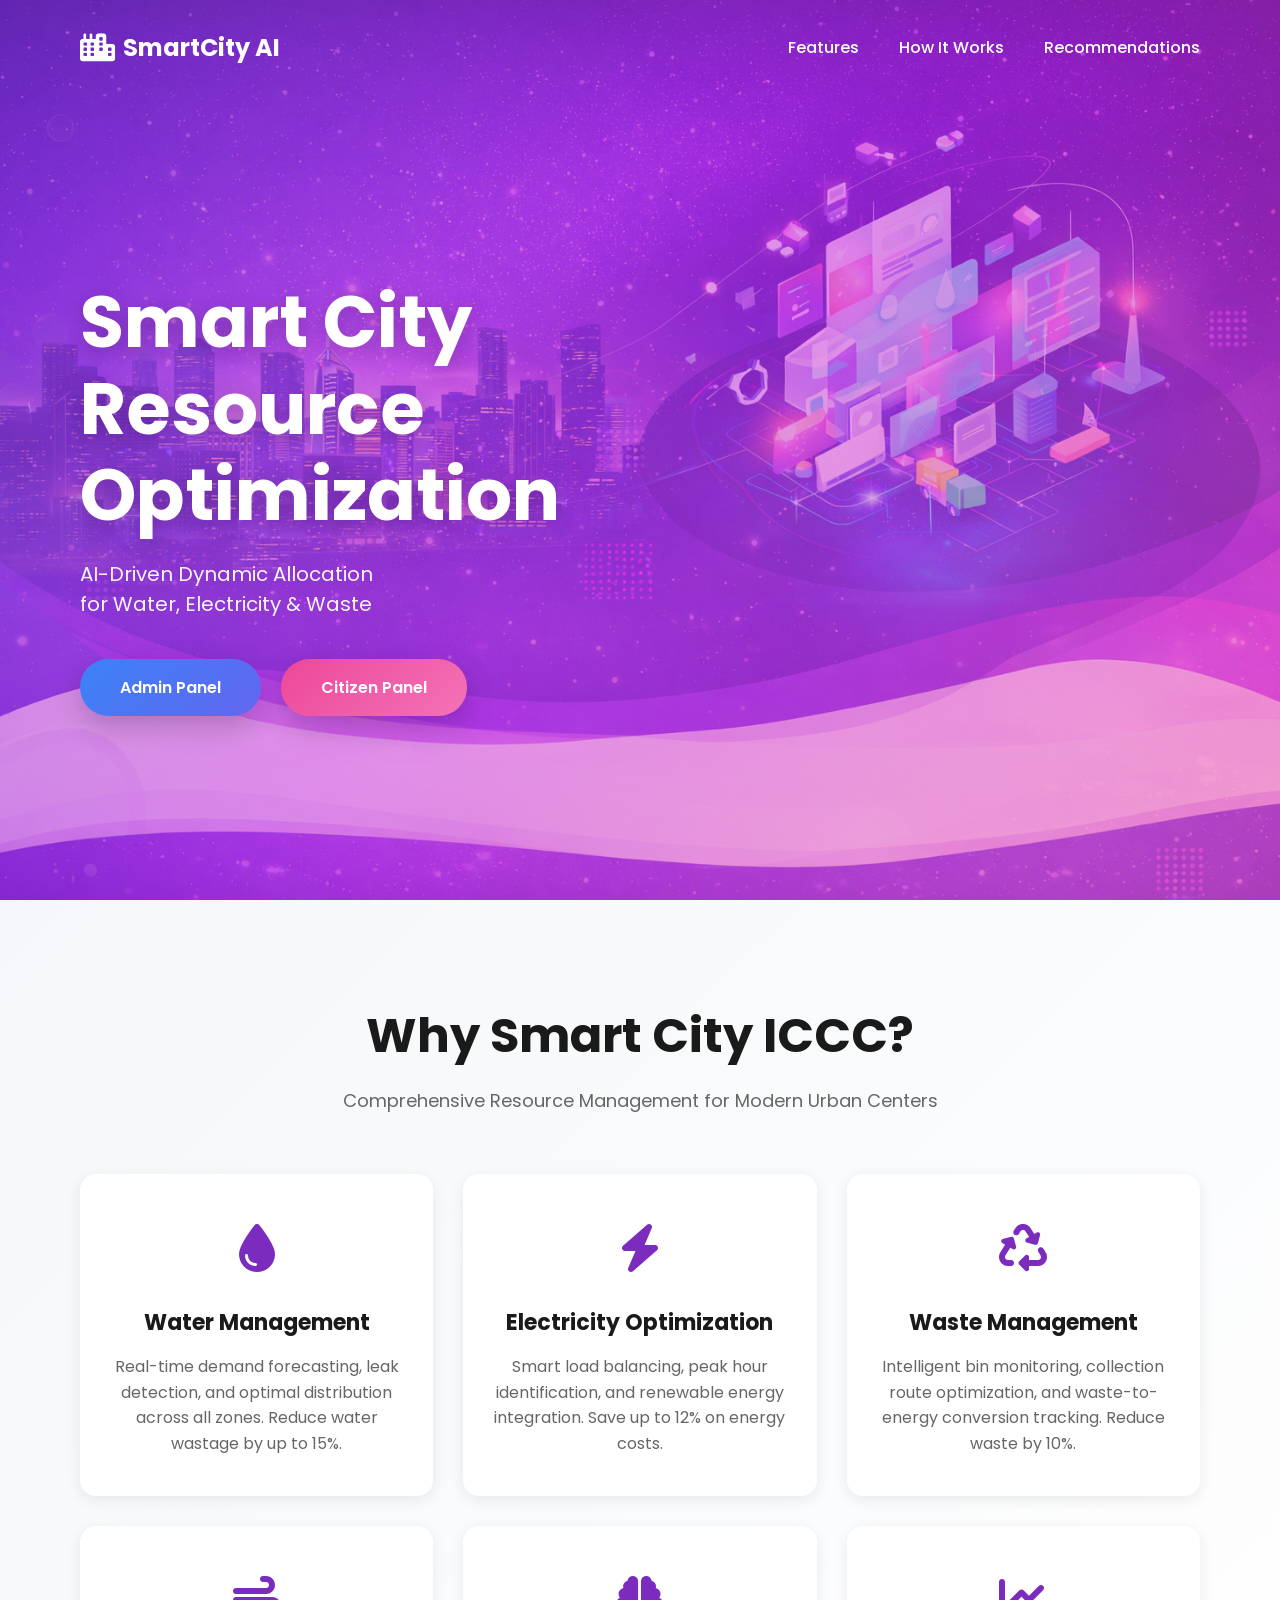
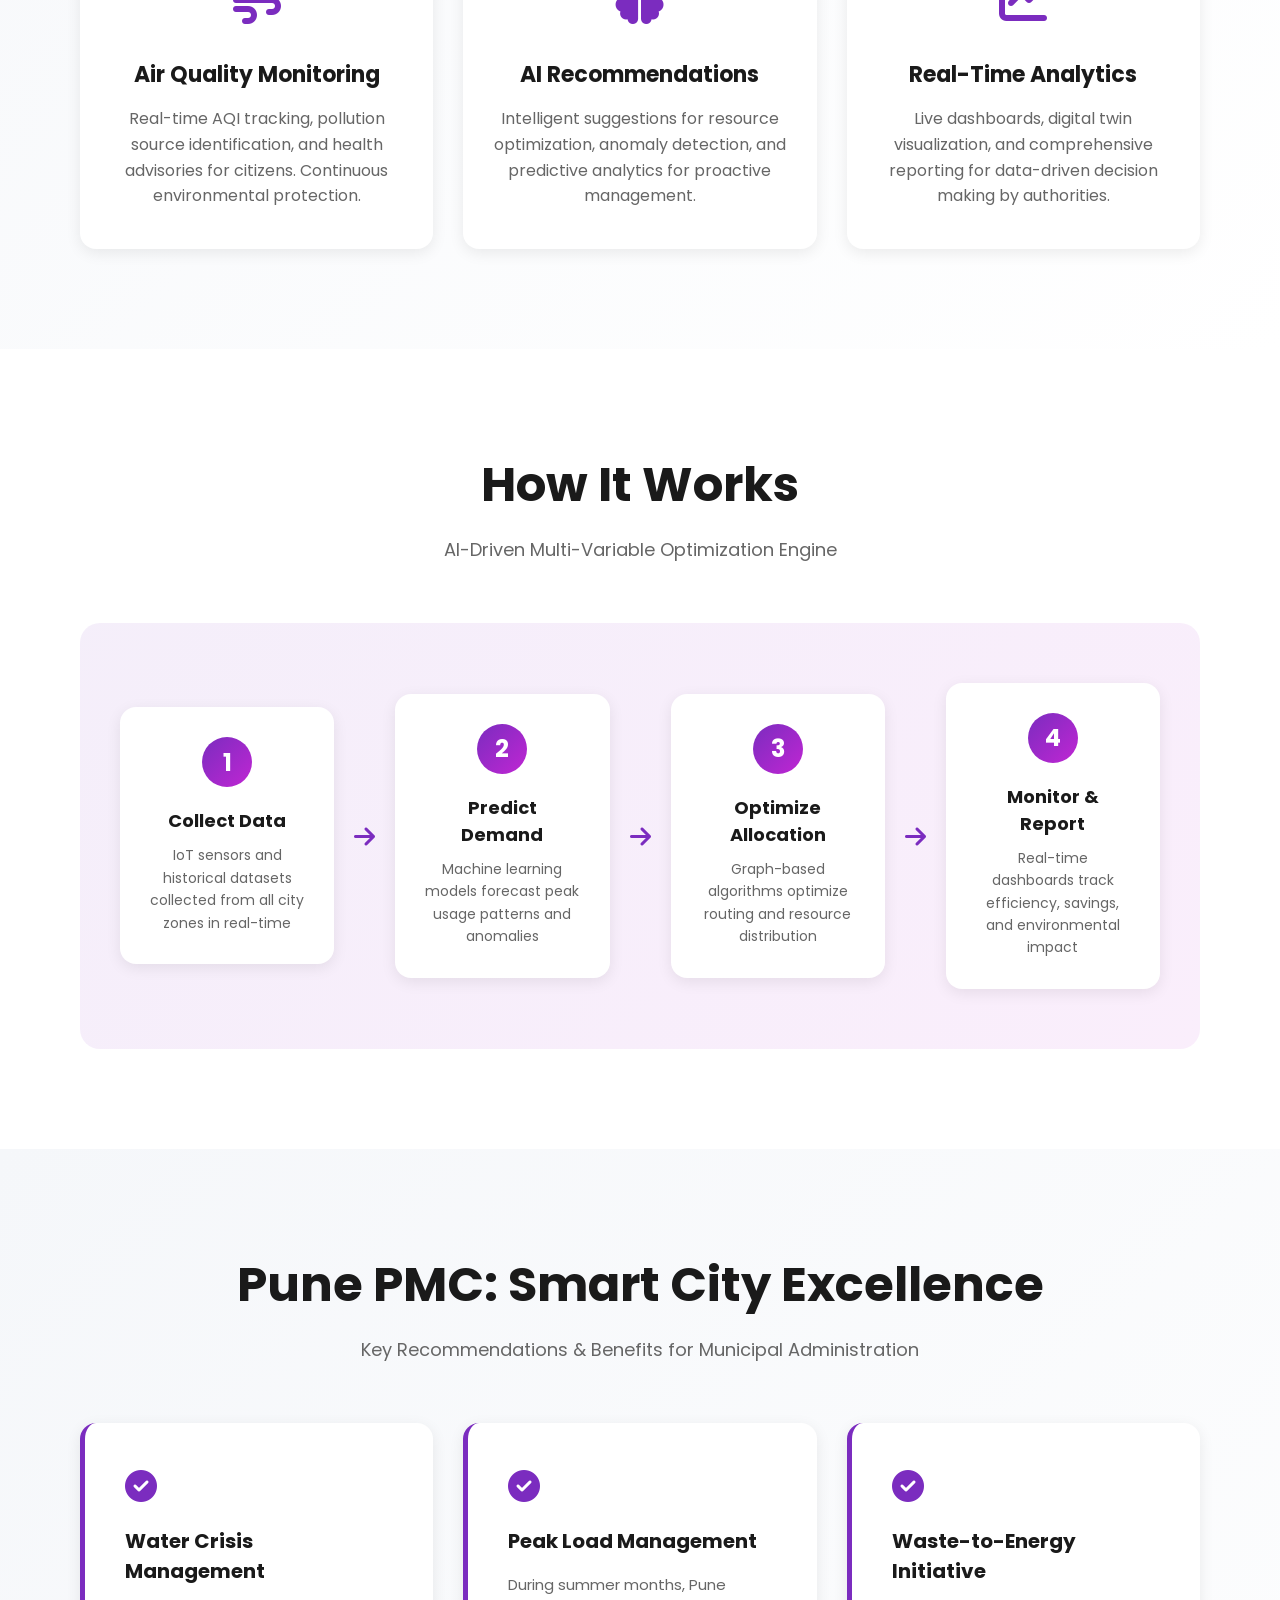
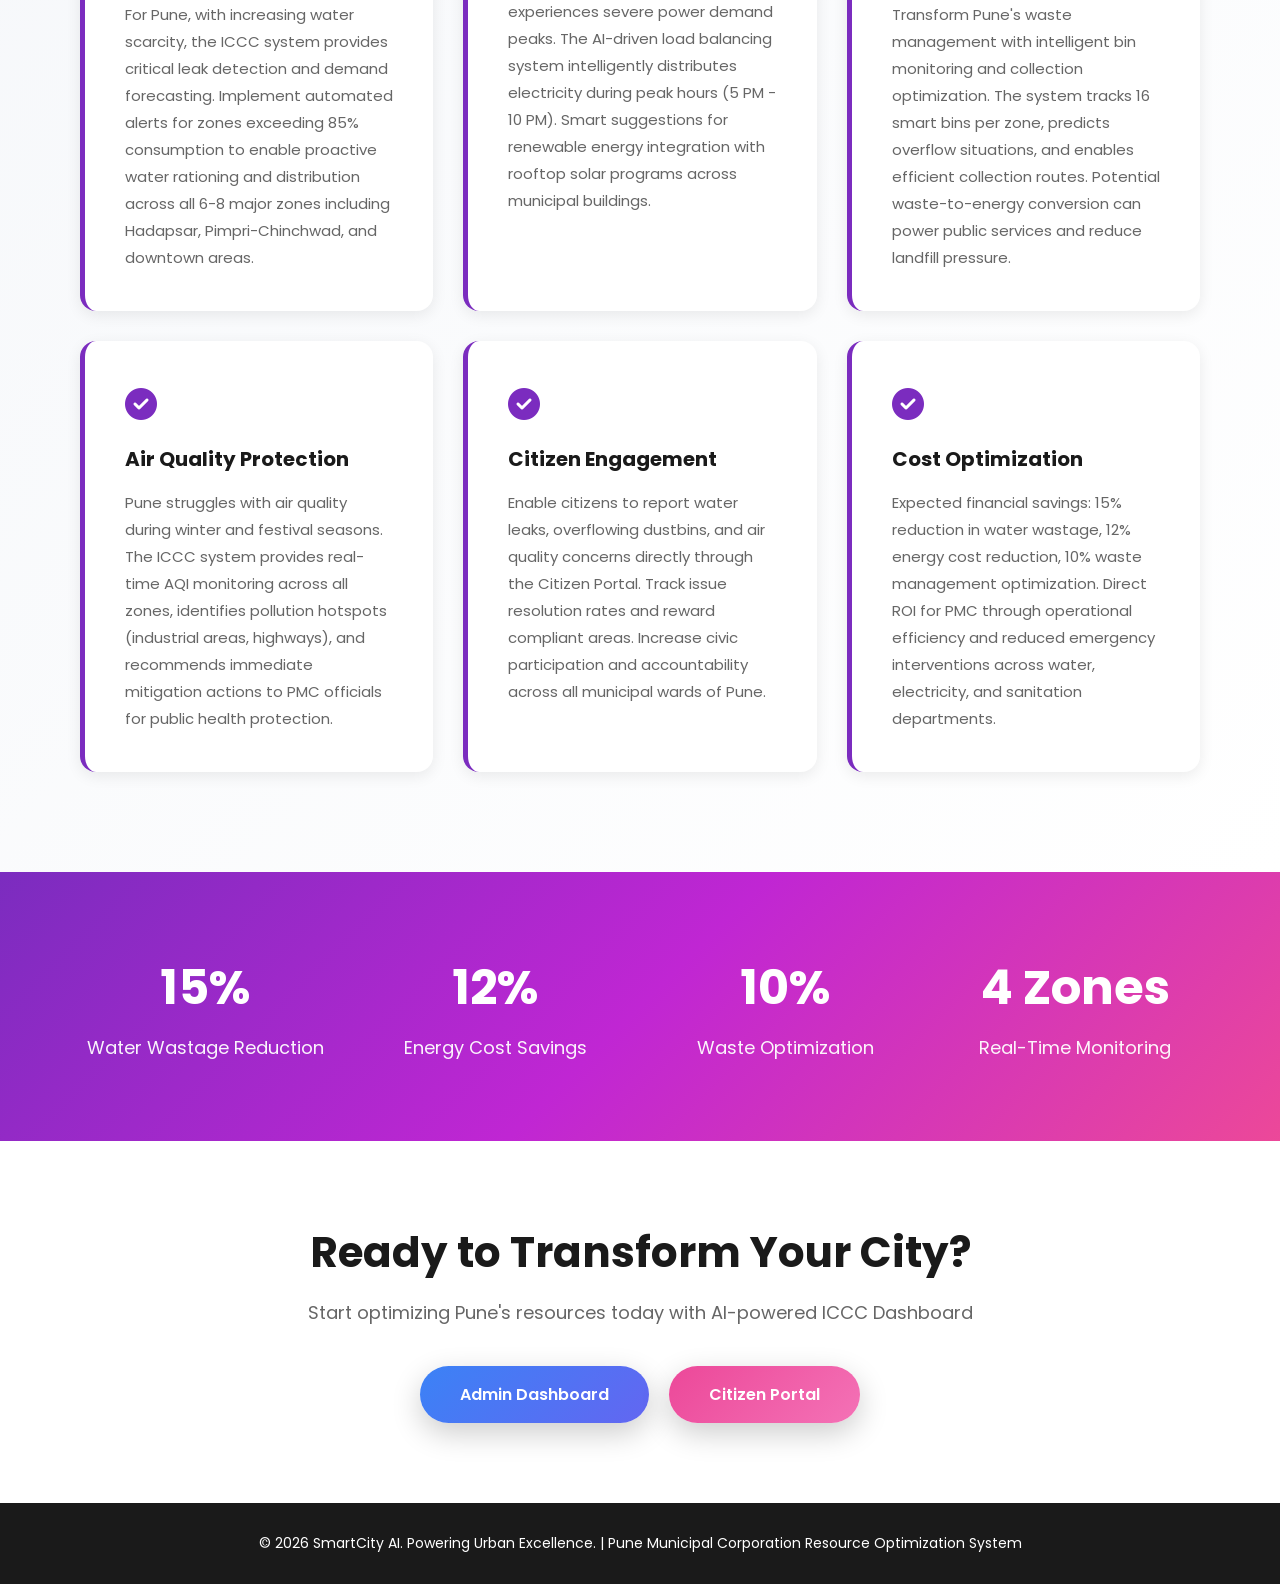
<file: frontend/index.html>
<!DOCTYPE html>
<html lang="en">
<head>
    <meta charset="UTF-8">
    <meta name="viewport" content="width=device-width, initial-scale=1.0">
    <title>Smart City Resource Optimization</title>
    <link rel="stylesheet" href="css/landing.css">
    <link href="https://fonts.googleapis.com/css2?family=Poppins:wght@400;500;600;700&display=swap" rel="stylesheet">
    <link rel="stylesheet" href="https://cdnjs.cloudflare.com/ajax/libs/font-awesome/6.4.0/css/all.min.css">
</head>
<body>

<!-- HERO SECTION -->
<section class="hero">
    <!-- Navbar -->
    <nav class="navbar">
        <div class="logo">
            <i class="fas fa-city"></i>
            <span>SmartCity AI</span>
        </div>
        <div class="nav-links">
            <a href="#features">Features</a>
            <a href="#how-it-works">How It Works</a>
            <a href="#recommendations">Recommendations</a>
        </div>
    </nav>

    <!-- Hero Content -->
    <div class="hero-content">
        <div class="hero-text">
            <h1>Smart City Resource<br>Optimization</h1>
            <p>
                AI-Driven Dynamic Allocation<br>
                for Water, Electricity & Waste
            </p>
            <div class="buttons">
                <a href="auth.html?role=admin" class="btn blue">Admin Panel</a>
                <a href="auth.html?role=citizen" class="btn pink">Citizen Panel</a>
            </div>
        </div>
    </div>
</section>

<!-- FEATURES SECTION -->
<section class="features" id="features">
    <div class="container">
        <h2>Why Smart City ICCC?</h2>
        <p class="section-subtitle">Comprehensive Resource Management for Modern Urban Centers</p>
        
        <div class="features-grid">
            <div class="feature-card">
                <div class="feature-icon">
                    <i class="fas fa-tint"></i>
                </div>
                <h3>Water Management</h3>
                <p>Real-time demand forecasting, leak detection, and optimal distribution across all zones. Reduce water wastage by up to 15%.</p>
            </div>

            <div class="feature-card">
                <div class="feature-icon">
                    <i class="fas fa-bolt"></i>
                </div>
                <h3>Electricity Optimization</h3>
                <p>Smart load balancing, peak hour identification, and renewable energy integration. Save up to 12% on energy costs.</p>
            </div>

            <div class="feature-card">
                <div class="feature-icon">
                    <i class="fas fa-recycle"></i>
                </div>
                <h3>Waste Management</h3>
                <p>Intelligent bin monitoring, collection route optimization, and waste-to-energy conversion tracking. Reduce waste by 10%.</p>
            </div>

            <div class="feature-card">
                <div class="feature-icon">
                    <i class="fas fa-wind"></i>
                </div>
                <h3>Air Quality Monitoring</h3>
                <p>Real-time AQI tracking, pollution source identification, and health advisories for citizens. Continuous environmental protection.</p>
            </div>

            <div class="feature-card">
                <div class="feature-icon">
                    <i class="fas fa-brain"></i>
                </div>
                <h3>AI Recommendations</h3>
                <p>Intelligent suggestions for resource optimization, anomaly detection, and predictive analytics for proactive management.</p>
            </div>

            <div class="feature-card">
                <div class="feature-icon">
                    <i class="fas fa-chart-line"></i>
                </div>
                <h3>Real-Time Analytics</h3>
                <p>Live dashboards, digital twin visualization, and comprehensive reporting for data-driven decision making by authorities.</p>
            </div>
        </div>
    </div>
</section>

<!-- HOW IT WORKS SECTION -->
<section class="how-it-works" id="how-it-works">
    <div class="container">
        <h2>How It Works</h2>
        <p class="section-subtitle">AI-Driven Multi-Variable Optimization Engine</p>
        
        <div class="process-box">
            <div class="steps">
                <div class="step">
                    <div class="step-num">1</div>
                    <h4>Collect Data</h4>
                    <p>IoT sensors and historical datasets collected from all city zones in real-time</p>
                </div>
                <div class="arrow"><i class="fas fa-arrow-right"></i></div>

                <div class="step">
                    <div class="step-num">2</div>
                    <h4>Predict Demand</h4>
                    <p>Machine learning models forecast peak usage patterns and anomalies</p>
                </div>
                <div class="arrow"><i class="fas fa-arrow-right"></i></div>

                <div class="step">
                    <div class="step-num">3</div>
                    <h4>Optimize Allocation</h4>
                    <p>Graph-based algorithms optimize routing and resource distribution</p>
                </div>
                <div class="arrow"><i class="fas fa-arrow-right"></i></div>

                <div class="step">
                    <div class="step-num">4</div>
                    <h4>Monitor & Report</h4>
                    <p>Real-time dashboards track efficiency, savings, and environmental impact</p>
                </div>
            </div>
        </div>
    </div>
</section>

<!-- RECOMMENDATIONS & TESTIMONIALS SECTION -->
<section class="recommendations" id="recommendations">
    <div class="container">
        <h2>Pune PMC: Smart City Excellence</h2>
        <p class="section-subtitle">Key Recommendations & Benefits for Municipal Administration</p>
        
        <div class="recommendations-grid">
            <div class="recommendation-item">
                <div class="rec-icon">
                    <i class="fas fa-check-circle"></i>
                </div>
                <h3>Water Crisis Management</h3>
                <p>For Pune, with increasing water scarcity, the ICCC system provides critical leak detection and demand forecasting. Implement automated alerts for zones exceeding 85% consumption to enable proactive water rationing and distribution across all 6-8 major zones including Hadapsar, Pimpri-Chinchwad, and downtown areas.</p>
            </div>

            <div class="recommendation-item">
                <div class="rec-icon">
                    <i class="fas fa-check-circle"></i>
                </div>
                <h3>Peak Load Management</h3>
                <p>During summer months, Pune experiences severe power demand peaks. The AI-driven load balancing system intelligently distributes electricity during peak hours (5 PM - 10 PM). Smart suggestions for renewable energy integration with rooftop solar programs across municipal buildings.</p>
            </div>

            <div class="recommendation-item">
                <div class="rec-icon">
                    <i class="fas fa-check-circle"></i>
                </div>
                <h3>Waste-to-Energy Initiative</h3>
                <p>Transform Pune's waste management with intelligent bin monitoring and collection optimization. The system tracks 16 smart bins per zone, predicts overflow situations, and enables efficient collection routes. Potential waste-to-energy conversion can power public services and reduce landfill pressure.</p>
            </div>

            <div class="recommendation-item">
                <div class="rec-icon">
                    <i class="fas fa-check-circle"></i>
                </div>
                <h3>Air Quality Protection</h3>
                <p>Pune struggles with air quality during winter and festival seasons. The ICCC system provides real-time AQI monitoring across all zones, identifies pollution hotspots (industrial areas, highways), and recommends immediate mitigation actions to PMC officials for public health protection.</p>
            </div>

            <div class="recommendation-item">
                <div class="rec-icon">
                    <i class="fas fa-check-circle"></i>
                </div>
                <h3>Citizen Engagement</h3>
                <p>Enable citizens to report water leaks, overflowing dustbins, and air quality concerns directly through the Citizen Portal. Track issue resolution rates and reward compliant areas. Increase civic participation and accountability across all municipal wards of Pune.</p>
            </div>

            <div class="recommendation-item">
                <div class="rec-icon">
                    <i class="fas fa-check-circle"></i>
                </div>
                <h3>Cost Optimization</h3>
                <p>Expected financial savings: 15% reduction in water wastage, 12% energy cost reduction, 10% waste management optimization. Direct ROI for PMC through operational efficiency and reduced emergency interventions across water, electricity, and sanitation departments.</p>
            </div>
        </div>
    </div>
</section>

<!-- STATS SECTION -->
<section class="stats">
    <div class="container">
        <div class="stat-card">
            <h3>15%</h3>
            <p>Water Wastage Reduction</p>
        </div>
        <div class="stat-card">
            <h3>12%</h3>
            <p>Energy Cost Savings</p>
        </div>
        <div class="stat-card">
            <h3>10%</h3>
            <p>Waste Optimization</p>
        </div>
        <div class="stat-card">
            <h3>4 Zones</h3>
            <p>Real-Time Monitoring</p>
        </div>
    </div>
</section>

<!-- CTA SECTION -->
<section class="cta-section">
    <div class="container">
        <h2>Ready to Transform Your City?</h2>
        <p>Start optimizing Pune's resources today with AI-powered ICCC Dashboard</p>
        <div class="buttons">
            <a href="auth.html?role=admin" class="btn blue">Admin Dashboard</a>
            <a href="auth.html?role=citizen" class="btn pink">Citizen Portal</a>
        </div>
    </div>
</section>

<!-- FOOTER -->
<footer class="footer">
    <div class="container">
        <p>&copy; 2026 SmartCity AI. Powering Urban Excellence. | Pune Municipal Corporation Resource Optimization System</p>
    </div>
</footer>

</body>
</html>
</file>
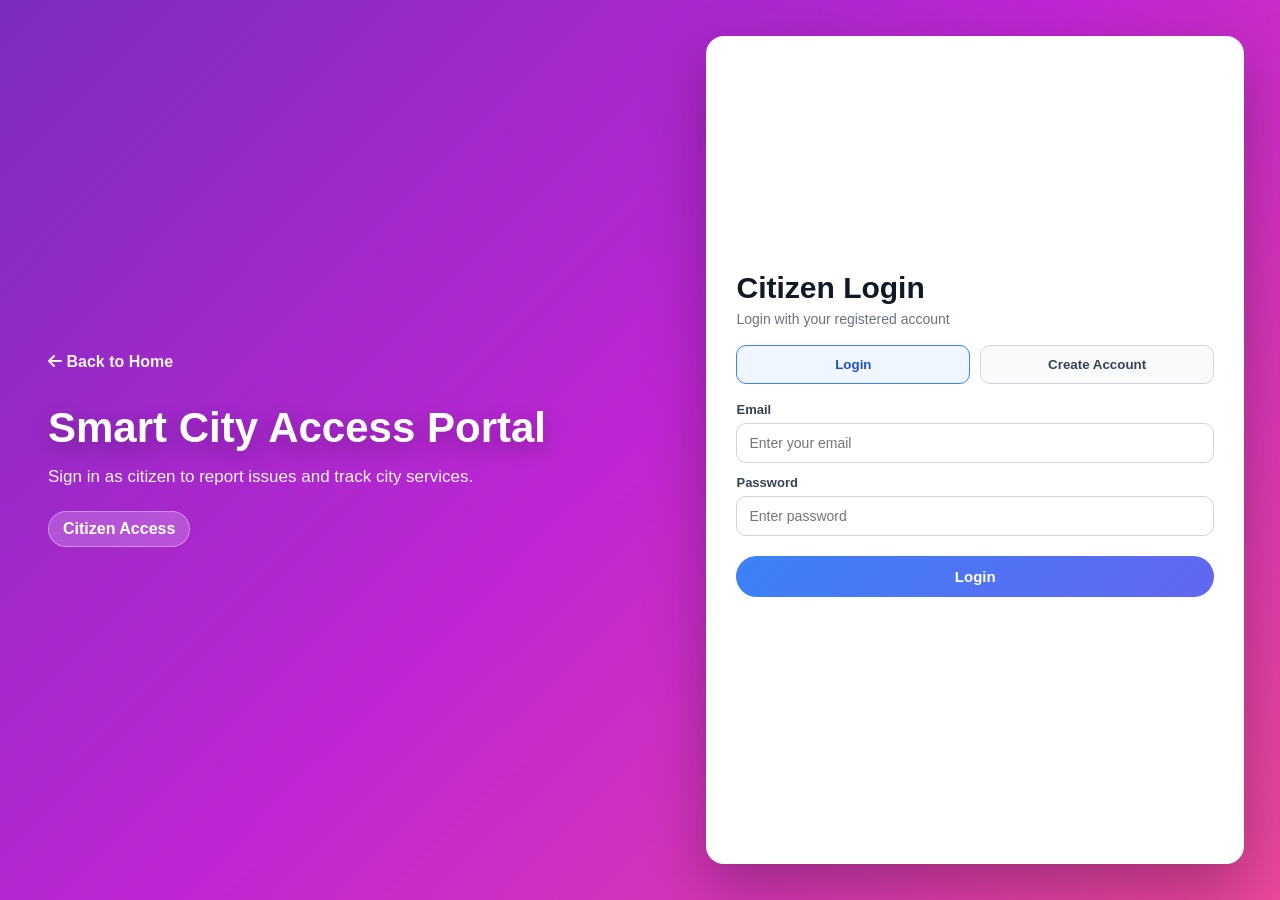
<file: frontend/auth.html>
<!DOCTYPE html>
<html lang="en">
<head>
    <meta charset="UTF-8">
    <meta name="viewport" content="width=device-width, initial-scale=1.0">
    <title>Smart City - Login</title>
    <link rel="stylesheet" href="css/auth.css">
    <link rel="stylesheet" href="https://cdnjs.cloudflare.com/ajax/libs/font-awesome/6.4.0/css/all.min.css">
</head>
<body>
    <div class="auth-page">
        <div class="auth-left">
            <a href="index.html" class="back-link"><i class="fas fa-arrow-left"></i> Back to Home</a>
            <h1>Smart City Access Portal</h1>
            <p id="roleDescription">Sign in to continue.</p>
            <div class="role-badge" id="roleBadge">Citizen Access</div>
        </div>

        <div class="auth-card">
            <h2 id="authTitle">Welcome</h2>
            <p class="auth-subtitle" id="authSubtitle">Admin uses predefined login. Citizens can login or create account.</p>

            <div class="auth-tabs">
                <button id="loginTabBtn" class="auth-tab-btn active" type="button">Login</button>
                <button id="signupTabBtn" class="auth-tab-btn" type="button">Create Account</button>
            </div>

            <form id="authForm" class="auth-form">
                <div id="nameField" class="field" style="display:none;">
                    <label for="nameInput">Full Name</label>
                    <input id="nameInput" type="text" placeholder="Enter your full name">
                </div>

                <div class="field">
                    <label for="emailInput">Email</label>
                    <input id="emailInput" type="email" placeholder="Enter your email" required>
                </div>

                <div class="field">
                    <label for="passwordInput">Password</label>
                    <input id="passwordInput" type="password" placeholder="Enter password" required>
                </div>

                <button id="submitBtn" type="submit" class="submit-btn">Login</button>
            </form>

            <p id="authMessage" class="auth-message"></p>
        </div>
    </div>

    <script src="js/auth-page.js"></script>
</body>
</html>
</file>
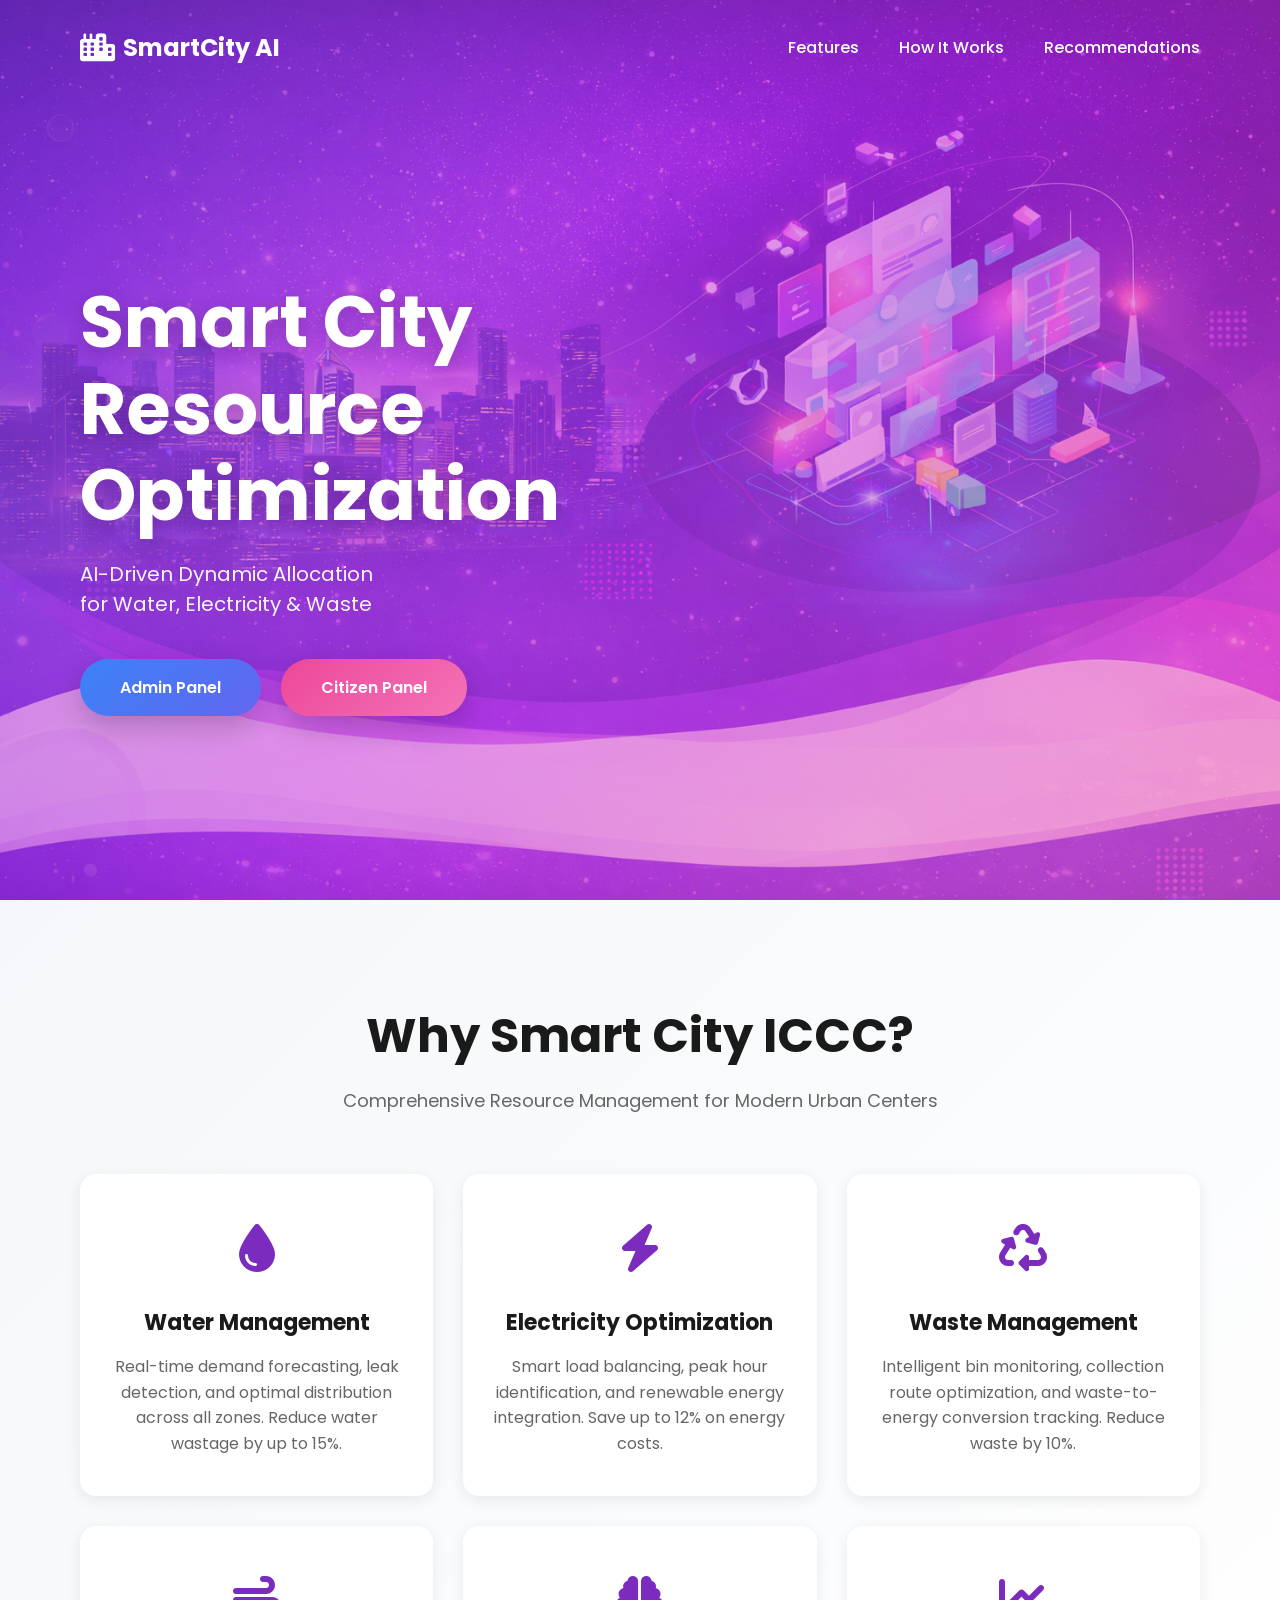
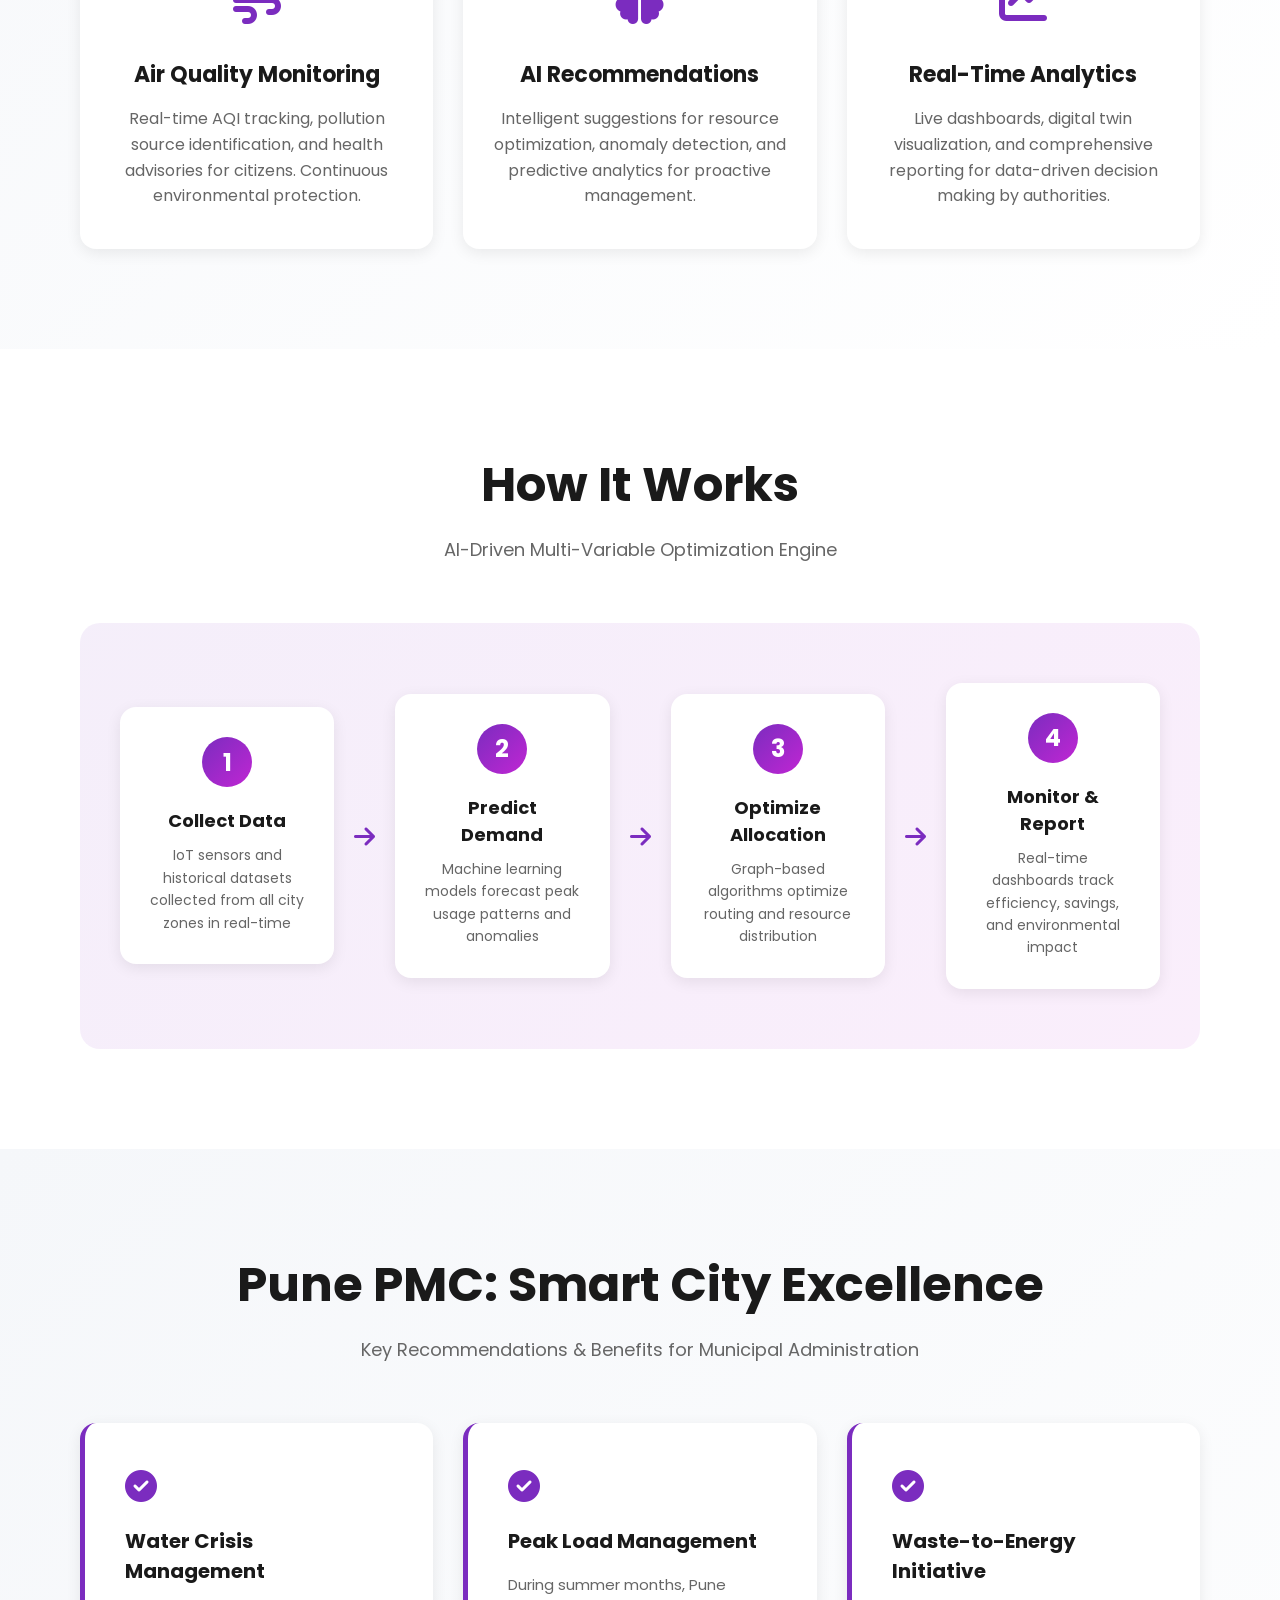
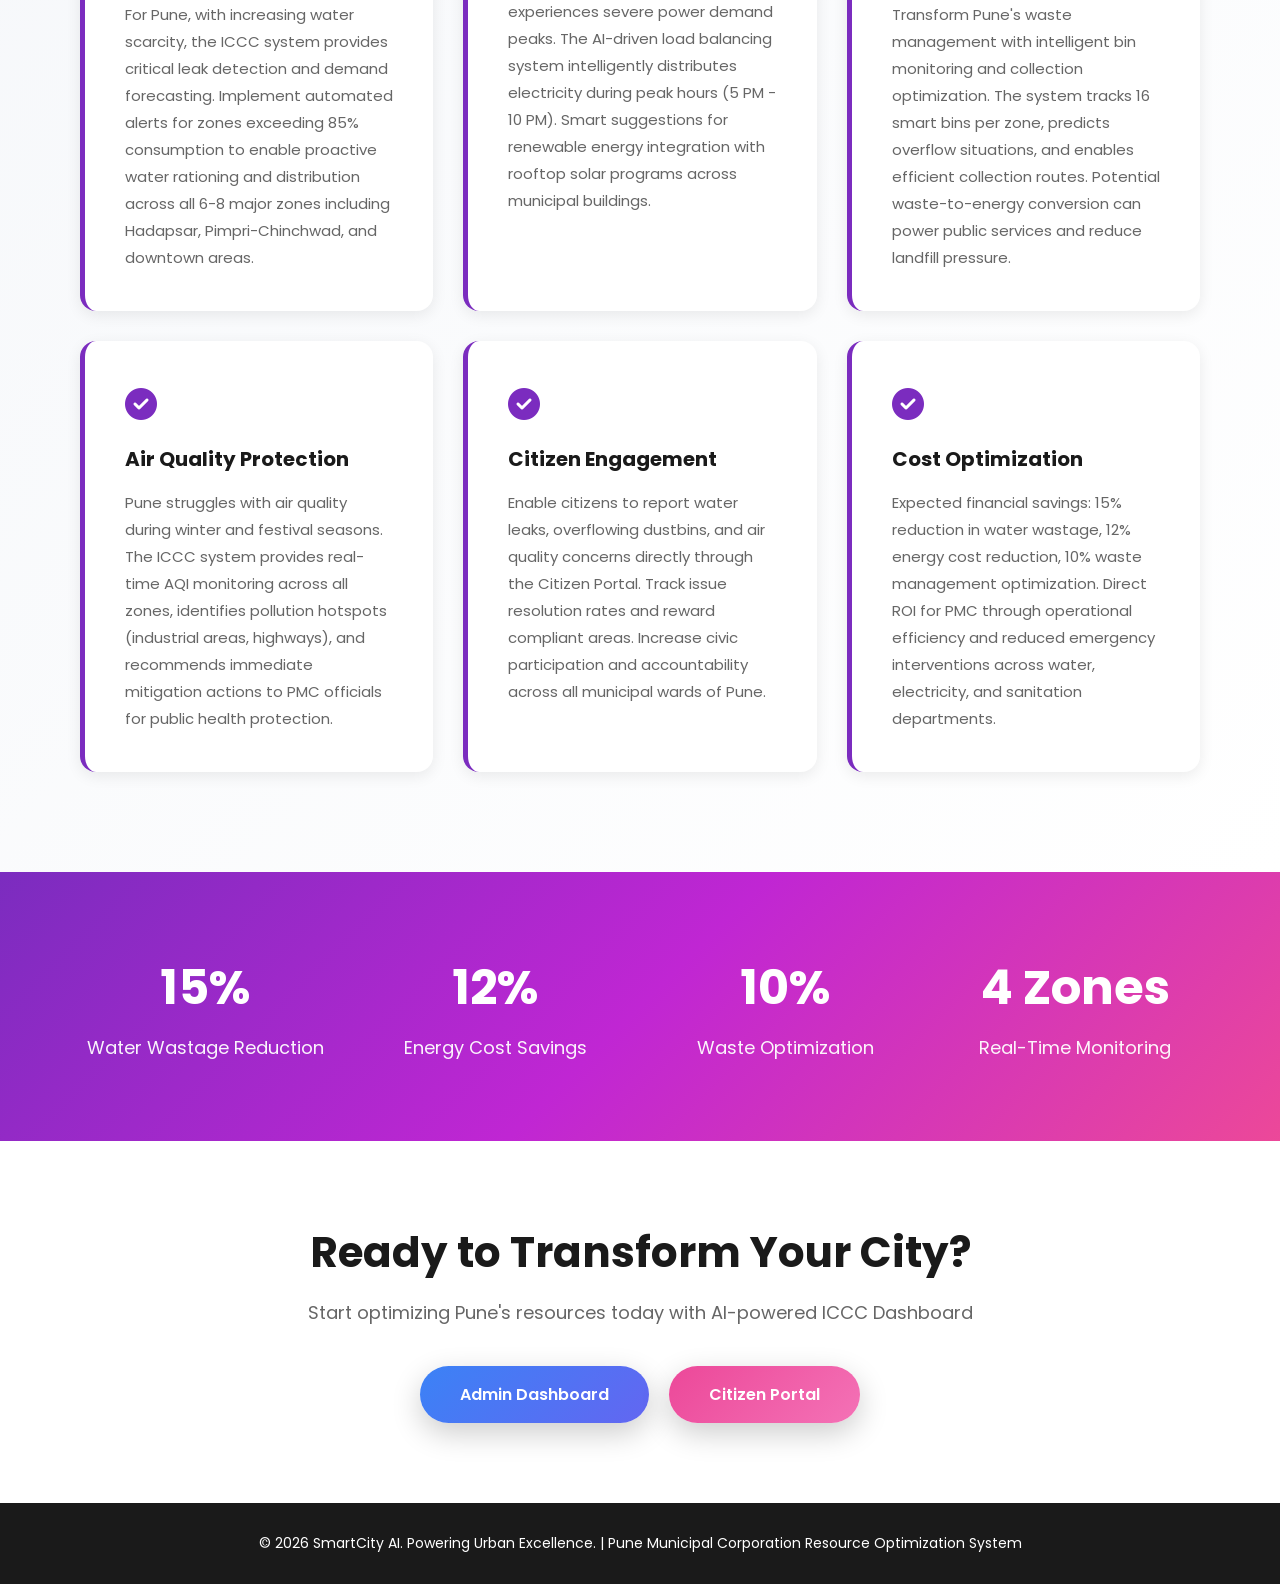
<file: frontend/citizen.html>
<!DOCTYPE html>
<html lang="en">
<head>
    <meta charset="UTF-8">
    <meta name="viewport" content="width=device-width, initial-scale=1.0">
    <title>Smart City - Citizen Portal</title>
    <link rel="stylesheet" href="https://cdnjs.cloudflare.com/ajax/libs/font-awesome/6.4.0/css/all.min.css">
    <link rel="stylesheet" href="css/citizen.css">
    <link href="https://fonts.googleapis.com/css2?family=Poppins:wght@400;500;600;700&display=swap" rel="stylesheet">
</head>
<body>
    <!-- Header -->
    <header class="citizen-header">
        <div class="container">
            <div class="header-content">
                <div class="logo">
                    <i class="fas fa-city"></i>
                    <span>SmartCity AI - Citizen Portal</span>
                </div>
                <nav class="nav-menu">
                    <a href="index.html" class="nav-link">Back to Home</a>
                    <a href="#home" class="nav-link active">Home</a>
                    <a href="#report" class="nav-link">Report Issue</a>
                    <a href="#dustbins" class="nav-link">Find Dustbins</a>
                    <a href="#score" class="nav-link">Cleanliness Score</a>
                </nav>
            </div>
        </div>
    </header>

    <!-- Hero Section -->
    <section class="hero-section" id="home">
        <div class="container">
            <div class="hero-content">
                <h1>Welcome to Smart City Portal</h1>
                <p>Help keep our city clean and green. Report issues, find waste disposal points, and track cleanliness scores.</p>
                <div class="hero-actions">
                    <button class="btn btn-primary" onclick="scrollToSection('report')">
                        <i class="fas fa-flag"></i> Report Issue
                    </button>
                    <button class="btn btn-secondary" onclick="scrollToSection('dustbins')">
                        <i class="fas fa-map-marker-alt"></i> Find Dustbins
                    </button>
                </div>
            </div>
        </div>
    </section>

    <!-- Statistics Section -->
    <section class="stats-section">
        <div class="container">
            <div class="stats-grid">
                <div class="stat-card">
                    <div class="stat-icon">
                        <i class="fas fa-recycle"></i>
                    </div>
                    <div class="stat-content">
                        <div class="stat-value" id="totalWasteCollected">--</div>
                        <div class="stat-label">Tons Collected</div>
                    </div>
                </div>
                <div class="stat-card">
                    <div class="stat-icon">
                        <i class="fas fa-check-circle"></i>
                    </div>
                    <div class="stat-content">
                        <div class="stat-value" id="issuesResolved">--</div>
                        <div class="stat-label">Issues Resolved</div>
                    </div>
                </div>
                <div class="stat-card">
                    <div class="stat-icon">
                        <i class="fas fa-users"></i>
                    </div>
                    <div class="stat-content">
                        <div class="stat-value" id="activeCitizens">--</div>
                        <div class="stat-label">Active Citizens</div>
                    </div>
                </div>
                <div class="stat-card">
                    <div class="stat-icon">
                        <i class="fas fa-star"></i>
                    </div>
                    <div class="stat-content">
                        <div class="stat-value" id="cleanlinessRating">--</div>
                        <div class="stat-label">Cleanliness Rating</div>
                    </div>
                </div>
            </div>
        </div>
    </section>

    <!-- Report Issue Section -->
    <section class="section" id="report">
        <div class="container">
            <div class="section-header">
                <h2><i class="fas fa-flag"></i> Report Issue</h2>
                <p>Help us keep the city clean by reporting issues in your area</p>
            </div>
            <div class="report-form-container">
                <form id="reportForm" class="report-form">
                    <div class="form-row">
                        <div class="form-group">
                            <label for="issueType">Issue Type</label>
                            <select id="issueType" required>
                                <option value="">Select issue type</option>
                                <option value="overflowing_bin">Overflowing Dustbin</option>
                                <option value="illegal_dumping">Illegal Dumping</option>
                                <option value="damaged_bin">Damaged Dustbin</option>
                                <option value="missing_bin">Missing Dustbin</option>
                                <option value="street_cleaning">Street Cleaning Required</option>
                                <option value="other">Other</option>
                            </select>
                        </div>
                        <div class="form-group">
                            <label for="location">Location</label>
                            <input type="text" id="location" placeholder="Enter location or area" required>
                        </div>
                    </div>
                    <div class="form-group">
                        <label for="description">Description</label>
                        <textarea id="description" rows="4" placeholder="Describe the issue in detail..." required></textarea>
                    </div>
                    <div class="form-group">
                        <label for="contactName">Your Name</label>
                        <input type="text" id="contactName" placeholder="Enter your name" required>
                    </div>
                    <div class="form-group">
                        <label for="contactPhone">Contact Number</label>
                        <input type="tel" id="contactPhone" placeholder="Enter your phone number" required>
                    </div>
                    <div class="form-group">
                        <label for="issueImage">Attach Image (Optional)</label>
                        <div class="image-upload-area">
                            <input type="file" id="issueImage" accept="image/*" class="image-file-input">
                            <div class="image-upload-label">
                                <i class="fas fa-cloud-upload-alt"></i>
                                <p>Click to upload image or drag and drop</p>
                                <span class="file-info">JPG, PNG or GIF (max 5MB)</span>
                            </div>
                            <div id="imagePreview" class="image-preview" style="display: none;">
                                <img id="previewImg" src="" alt="Preview">
                                <button type="button" class="remove-btn" onclick="removeImage()">
                                    <i class="fas fa-times"></i>
                                </button>
                            </div>
                        </div>
                    </div>
                    <button type="submit" class="btn btn-primary btn-large">
                        <i class="fas fa-paper-plane"></i> Submit Report
                    </button>
                </form>
                <div id="reportSuccess" class="success-message" style="display: none;">
                    <i class="fas fa-check-circle"></i>
                    <h3>Report Submitted Successfully!</h3>
                    <p>Your report has been received. Our team will address it shortly. Reference ID: <strong id="reportId">--</strong></p>
                </div>
            </div>
        </div>
    </section>

    <!-- Find Dustbins Section -->
    <section class="section bg-light" id="dustbins">
        <div class="container">
            <div class="section-header">
                <h2><i class="fas fa-map-marker-alt"></i> Find Nearest Dustbin</h2>
                <p>Locate waste disposal points near you</p>
            </div>
            <div class="dustbin-finder">
                <div class="search-box">
                    <input type="text" id="searchLocation" placeholder="Search by area or landmark...">
                    <button class="btn btn-primary" onclick="searchDustbins()">
                        <i class="fas fa-search"></i> Search
                    </button>
                </div>
                <div id="dustbinResults" class="dustbin-results">
                    <!-- Results will be populated here -->
                </div>
            </div>
        </div>
    </section>

    <!-- Cleanliness Score Section -->
    <section class="section" id="score">
        <div class="container">
            <div class="section-header">
                <h2><i class="fas fa-star"></i> Cleanliness Score</h2>
                <p>Track cleanliness performance across different zones</p>
            </div>
            <div class="zone-scores" id="zoneScores">
                <!-- Zone scores will be populated here -->
            </div>
        </div>
    </section>

    <!-- Footer -->
    <footer class="footer">
        <div class="container">
            <div class="footer-content">
                <div class="footer-section">
                    <h3>Smart City</h3>
                    <p>Building a cleaner, smarter tomorrow</p>
                </div>
                <div class="footer-section">
                    <h4>Quick Links</h4>
                    <ul>
                        <li><a href="#home">Home</a></li>
                        <li><a href="#report">Report Issue</a></li>
                        <li><a href="#dustbins">Find Dustbins</a></li>
                        <li><a href="#score">Cleanliness Score</a></li>
                    </ul>
                </div>
                <div class="footer-section">
                    <h4>Contact</h4>
                    <p><i class="fas fa-phone"></i> 1800-XXX-XXXX</p>
                    <p><i class="fas fa-envelope"></i> support@smartcity.gov</p>
                </div>
                <div class="footer-section">
                    <h4>Admin Portal</h4>
                    <a href="index.html" class="btn btn-small">
                        <i class="fas fa-user-shield"></i> Admin Login
                    </a>
                </div>
            </div>
            <div class="footer-bottom">
                <p>&copy; 2024 Smart City. All rights reserved.</p>
            </div>
        </div>
    </footer>

    <script src="js/citizen.js"></script>
</body>
</html>
</file>
<file: frontend/css/landing.css>
* {
    margin: 0;
    padding: 0;
    box-sizing: border-box;
}

body {
    font-family: 'Poppins', -apple-system, BlinkMacSystemFont, 'Segoe UI', sans-serif;
    color: #333;
    overflow-x: hidden;
}

/* ================= HERO PAGE ================= */

.hero {
    height: 100vh;
    background: linear-gradient(135deg, rgba(123, 44, 191, 0.5) 0%, rgba(192, 38, 211, 0.5) 50%, rgba(236, 72, 153, 0.5) 100%),
                url('../images/image.png') center/cover no-repeat;
    color: white;
    position: relative;
    overflow: hidden;
    display: flex;
    flex-direction: column;
}

/* Animated gradient background pattern */
.hero::before {
    content: "";
    position: absolute;
    inset: 0;

    /* ================= AUTH MODAL ================= */

    background-image: 
        radial-gradient(circle at 20% 50%, rgba(255,255,255,0.1) 0%, transparent 50%),
        radial-gradient(circle at 80% 80%, rgba(255,255,255,0.08) 0%, transparent 50%);
    pointer-events: none;
    z-index: 1;
}

/* ================= NAVBAR ================= */

.navbar {
    display: flex;
    justify-content: space-between;
    align-items: center;
    padding: 30px 80px;
    position: relative;
    z-index: 10;
}

.logo {
    font-weight: 700;
    font-size: 24px;
    color: white;
    display: flex;
    align-items: center;
    gap: 8px;
}

.logo i {
    font-size: 28px;
}

.nav-links {
    display: flex;
    gap: 40px;
}

.nav-links a {
    color: white;
    text-decoration: none;
    font-weight: 500;
    transition: 0.3s ease;
    position: relative;
}

.nav-links a::after {
    content: "";
    position: absolute;
    bottom: -5px;
    left: 0;
    width: 0;
    height: 2px;
    background: white;
    transition: width 0.3s ease;
}

.nav-links a:hover {
    opacity: 0.9;
}

.nav-links a:hover::after {
    width: 100%;
}

/* ================= HERO CONTENT ================= */

.hero-content {
    position: relative;
    z-index: 5;
    flex: 1;
    display: flex;
    align-items: center;
    padding: 0 80px;
}

.hero-text {
    max-width: 600px;
}

.hero-content h1 {
    font-size: 72px;
    font-weight: 700;
    margin-bottom: 20px;
    line-height: 1.2;
    text-shadow: 0 4px 20px rgba(0,0,0,0.2);
}

.hero-content p {
    font-size: 20px;
    margin-bottom: 40px;
    opacity: 0.95;
    line-height: 1.5;
}

/* ================= BUTTONS ================= */

.buttons {
    display: flex;
    gap: 20px;
    flex-wrap: wrap;
}

.btn {
    padding: 16px 40px;
    border-radius: 50px;
    text-decoration: none;
    font-weight: 600;
    font-size: 16px;
    transition: all 0.3s ease;
    display: inline-block;
    border: none;
    cursor: pointer;
    box-shadow: 0 10px 30px rgba(0,0,0,0.2);
    text-transform: capitalize;
}

.btn.blue {
    background: linear-gradient(135deg, #3B82F6 0%, #6366F1 100%);
    color: white;
}

.btn.blue:hover {
    transform: translateY(-4px);
    box-shadow: 0 15px 40px rgba(59, 130, 246, 0.4);
}

.btn.pink {
    background: linear-gradient(135deg, #EC4899 0%, #F472B6 100%);
    color: white;
}

.btn.pink:hover {
    transform: translateY(-4px);
    box-shadow: 0 15px 40px rgba(236, 72, 153, 0.4);
}

.btn:active {
    transform: translateY(-2px);
}

/* ================= RESPONSIVE ================= */

@media (max-width: 768px) {
    .navbar {
        padding: 20px 30px;
    }

    .logo {
        font-size: 20px;
    }

    .nav-links {
        gap: 20px;
        font-size: 14px;
    }

    .hero-content {
        padding: 0 30px;
    }

    .hero-content h1 {
        font-size: 48px;
    }

    .hero-content p {
        font-size: 18px;
    }

    .btn {
        padding: 14px 30px;
        font-size: 14px;
    }

    .buttons {
        gap: 15px;
    }
}

@media (max-width: 480px) {
    .navbar {
        flex-direction: column;
        gap: 20px;
        padding: 15px;
    }

    .nav-links {
        gap: 15px;
        font-size: 12px;
    }

    .hero-content {
        padding: 0 20px;
        text-align: center;
    }

    .hero-text {
        max-width: 100%;
    }

    .hero-content h1 {
        font-size: 36px;
    }

    .hero-content p {
        font-size: 16px;
    }

    .buttons {
        flex-direction: column;
        width: 100%;
    }

    .btn {
        width: 100%;
        padding: 14px 20px;
    }
}

/* ================= CONTAINER ================= */

.container {
    max-width: 1200px;
    margin: 0 auto;
    padding: 0 40px;
}

/* ================= FEATURES SECTION ================= */

.features {
    padding: 100px 0;
    background: linear-gradient(135deg, #f5f7fa 0%, #ffffff 100%);
}

.features h2 {
    text-align: center;
    font-size: 48px;
    color: #1a1a1a;
    margin-bottom: 15px;
}

.section-subtitle {
    text-align: center;
    font-size: 18px;
    color: #666;
    margin-bottom: 60px;
}

.features-grid {
    display: grid;
    grid-template-columns: repeat(auto-fit, minmax(320px, 1fr));
    gap: 30px;
}

.feature-card {
    background: white;
    padding: 40px 30px;
    border-radius: 16px;
    box-shadow: 0 4px 15px rgba(0,0,0,0.08);
    text-align: center;
    transition: all 0.3s ease;
}

.feature-card:hover {
    transform: translateY(-8px);
    box-shadow: 0 12px 30px rgba(123, 44, 191, 0.15);
}

.feature-icon {
    font-size: 48px;
    color: #7B2CBF;
    margin-bottom: 20px;
}

.feature-card h3 {
    font-size: 22px;
    color: #1a1a1a;
    margin-bottom: 15px;
}

.feature-card p {
    color: #666;
    font-size: 16px;
    line-height: 1.6;
}

/* ================= HOW IT WORKS SECTION ================= */

.how-it-works {
    padding: 100px 0;
    background: white;
}

.how-it-works h2 {
    text-align: center;
    font-size: 48px;
    color: #1a1a1a;
    margin-bottom: 15px;
}

.process-box {
    background: linear-gradient(135deg, rgba(123, 44, 191, 0.08) 0%, rgba(192, 38, 211, 0.08) 100%);
    border-radius: 20px;
    padding: 60px 40px;
    margin-top: 50px;
}

.steps {
    display: flex;
    justify-content: center;
    align-items: center;
    gap: 20px;
    flex-wrap: wrap;
}

.step {
    flex: 1;
    min-width: 200px;
    text-align: center;
    padding: 30px;
    background: white;
    border-radius: 16px;
    box-shadow: 0 4px 15px rgba(0,0,0,0.08);
}

.step-num {
    display: inline-flex;
    align-items: center;
    justify-content: center;
    width: 50px;
    height: 50px;
    border-radius: 50%;
    background: linear-gradient(135deg, #7B2CBF 0%, #C026D3 100%);
    color: white;
    font-size: 24px;
    font-weight: 700;
    margin-bottom: 20px;
}

.step h4 {
    color: #1a1a1a;
    margin-bottom: 10px;
    font-size: 18px;
}

.step p {
    color: #666;
    font-size: 14px;
    line-height: 1.6;
}

.arrow {
    color: #7B2CBF;
    font-size: 24px;
    display: flex;
    align-items: center;
}

@media (max-width: 768px) {
    .steps {
        flex-direction: column;
    }

    .arrow {
        transform: rotate(90deg);
    }
}

/* ================= RECOMMENDATIONS SECTION ================= */

.recommendations {
    padding: 100px 0;
    background: linear-gradient(135deg, #f5f7fa 0%, #ffffff 100%);
}

.recommendations h2 {
    text-align: center;
    font-size: 48px;
    color: #1a1a1a;
    margin-bottom: 15px;
}

.recommendations-grid {
    display: grid;
    grid-template-columns: repeat(auto-fit, minmax(340px, 1fr));
    gap: 30px;
    margin-top: 60px;
}

.recommendation-item {
    background: white;
    padding: 40px;
    border-radius: 16px;
    border-left: 5px solid #7B2CBF;
    box-shadow: 0 4px 15px rgba(0,0,0,0.08);
    transition: all 0.3s ease;
}

.recommendation-item:hover {
    transform: translateY(-4px);
    box-shadow: 0 12px 30px rgba(123, 44, 191, 0.15);
}

.rec-icon {
    font-size: 32px;
    color: #7B2CBF;
    margin-bottom: 15px;
}

.recommendation-item h3 {
    font-size: 20px;
    color: #1a1a1a;
    margin-bottom: 15px;
}

.recommendation-item p {
    color: #666;
    font-size: 15px;
    line-height: 1.8;
}

/* ================= STATS SECTION ================= */

.stats {
    padding: 80px 0;
    background: linear-gradient(135deg, #7B2CBF 0%, #C026D3 50%, #EC4899 100%);
    color: white;
    text-align: center;
}

.stats .container {
    display: grid;
    grid-template-columns: repeat(auto-fit, minmax(200px, 1fr));
    gap: 40px;
}

.stat-card h3 {
    font-size: 48px;
    font-weight: 700;
    margin-bottom: 10px;
}

.stat-card p {
    font-size: 18px;
    opacity: 0.95;
}

/* ================= CTA SECTION ================= */

.cta-section {
    padding: 80px 0;
    background: white;
    text-align: center;
}

.cta-section h2 {
    font-size: 42px;
    color: #1a1a1a;
    margin-bottom: 15px;
}

.cta-section p {
    font-size: 18px;
    color: #666;
    margin-bottom: 40px;
}

.cta-section .buttons {
    justify-content: center;
}

/* ================= FOOTER ================= */

.footer {
    background: #1a1a1a;
    color: white;
    padding: 30px 0;
    text-align: center;
    font-size: 14px;
}

.footer p {
    margin: 0;
}

/* ================= RESPONSIVE ================= */

@media (max-width: 768px) {
    .container {
        padding: 0 20px;
    }

    .features h2,
    .how-it-works h2,
    .recommendations h2,
    .cta-section h2 {
        font-size: 36px;
    }

    .section-subtitle {
        font-size: 16px;
    }

    .process-box {
        padding: 40px 20px;
    }

    .step {
        padding: 20px;
    }

    .recommendation-item {
        padding: 30px;
    }
}
</file>
<file: frontend/css/auth.css>
* {
    margin: 0;
    padding: 0;
    box-sizing: border-box;
}

body {
    font-family: 'Poppins', 'Segoe UI', sans-serif;
    min-height: 100vh;
    background: linear-gradient(135deg, #7b2cbf 0%, #c026d3 50%, #ec4899 100%);
}

.auth-page {
    min-height: 100vh;
    display: grid;
    grid-template-columns: 1.1fr 1fr;
}

.auth-left {
    color: #fff;
    padding: 42px 48px;
    display: flex;
    flex-direction: column;
    justify-content: center;
    gap: 14px;
}

.back-link {
    color: #fff;
    text-decoration: none;
    font-weight: 600;
    margin-bottom: 18px;
    opacity: 0.95;
}

.back-link:hover {
    opacity: 1;
}

.auth-left h1 {
    font-size: 42px;
    line-height: 1.2;
    text-shadow: 0 6px 20px rgba(0, 0, 0, 0.25);
}

.auth-left p {
    font-size: 17px;
    opacity: 0.95;
}

.role-badge {
    margin-top: 10px;
    display: inline-flex;
    align-items: center;
    width: fit-content;
    background: rgba(255, 255, 255, 0.2);
    border: 1px solid rgba(255, 255, 255, 0.35);
    border-radius: 999px;
    padding: 8px 14px;
    font-weight: 600;
}

.auth-card {
    margin: 36px;
    background: #fff;
    border-radius: 18px;
    box-shadow: 0 24px 60px rgba(0, 0, 0, 0.28);
    padding: 30px;
    display: flex;
    flex-direction: column;
    justify-content: center;
}

.auth-card h2 {
    font-size: 30px;
    color: #111827;
    margin-bottom: 6px;
}

.auth-subtitle {
    color: #6b7280;
    font-size: 14px;
    margin-bottom: 18px;
}

.auth-tabs {
    display: grid;
    grid-template-columns: 1fr 1fr;
    gap: 10px;
    margin-bottom: 18px;
}

.auth-tab-btn {
    border: 1px solid #d1d5db;
    background: #f8fafc;
    border-radius: 10px;
    padding: 11px 10px;
    cursor: pointer;
    font-weight: 600;
    color: #374151;
}

.auth-tab-btn.active {
    border-color: #3b82f6;
    background: #eff6ff;
    color: #1d4ed8;
}

.auth-form {
    display: flex;
    flex-direction: column;
    gap: 12px;
}

.field {
    display: flex;
    flex-direction: column;
    gap: 6px;
}

.field label {
    color: #374151;
    font-size: 13px;
    font-weight: 600;
}

.field input {
    border: 1px solid #d1d5db;
    border-radius: 10px;
    padding: 11px 12px;
    font-size: 14px;
}

.field input:focus {
    outline: none;
    border-color: #3b82f6;
    box-shadow: 0 0 0 3px rgba(59, 130, 246, 0.16);
}

.submit-btn {
    margin-top: 8px;
    border: none;
    border-radius: 999px;
    padding: 12px 16px;
    font-size: 15px;
    font-weight: 700;
    color: #fff;
    background: linear-gradient(135deg, #3b82f6 0%, #6366f1 100%);
    cursor: pointer;
}

.submit-btn:hover {
    transform: translateY(-1px);
}

.auth-message {
    min-height: 22px;
    margin-top: 10px;
    font-size: 13px;
    font-weight: 600;
}

.auth-message.success {
    color: #059669;
}

.auth-message.error {
    color: #dc2626;
}

@media (max-width: 920px) {
    .auth-page {
        grid-template-columns: 1fr;
    }

    .auth-left {
        padding: 26px 24px 6px;
        justify-content: flex-start;
    }

    .auth-left h1 {
        font-size: 32px;
    }

    .auth-card {
        margin: 16px;
        padding: 24px 18px;
    }
}
</file>
<file: frontend/css/citizen.css>
/**
 * SMART CITY - Citizen Portal CSS
 * Light-themed, clean and minimal interface
 */

/* ============================================
   VARIABLES
   ============================================ */
:root {
    /* Colors */
    --primary-color: #2563EB;
    --secondary-color: #10B981;
    --accent-color: #F59E0B;
    --danger-color: #EF4444;
    
    --bg-primary: #FFFFFF;
    --bg-secondary: #F8FAFC;
    --bg-light: #F1F5F9;
    
    --text-primary: #1E293B;
    --text-secondary: #64748B;
    --text-light: #94A3B8;
    
    --border-color: #E2E8F0;
    
    /* Shadows */
    --shadow-sm: 0 1px 2px 0 rgba(0, 0, 0, 0.05);
    --shadow-md: 0 4px 6px -1px rgba(0, 0, 0, 0.1), 0 2px 4px -1px rgba(0, 0, 0, 0.06);
    --shadow-lg: 0 10px 15px -3px rgba(0, 0, 0, 0.1), 0 4px 6px -2px rgba(0, 0, 0, 0.05);
    
    /* Spacing */
    --spacing-xs: 0.5rem;
    --spacing-sm: 1rem;
    --spacing-md: 1.5rem;
    --spacing-lg: 2rem;
    --spacing-xl: 3rem;
}

/* ============================================
   RESET & BASE
   ============================================ */
* {
    margin: 0;
    padding: 0;
    box-sizing: border-box;
}

body {
    font-family: 'Segoe UI', Tahoma, Geneva, Verdana, sans-serif;
    background-color: var(--bg-primary);
    color: var(--text-primary);
    line-height: 1.6;
    overflow-x: hidden;
}

.container {
    max-width: 1200px;
    margin: 0 auto;
    padding: 0 var(--spacing-md);
}

/* ============================================
   HEADER
   ============================================ */
.citizen-header {
    background: var(--bg-primary);
    border-bottom: 1px solid var(--border-color);
    box-shadow: var(--shadow-sm);
    position: sticky;
    top: 0;
    z-index: 1000;
}

.header-content {
    display: flex;
    justify-content: space-between;
    align-items: center;
    padding: var(--spacing-md) 0;
}

.logo {
    display: flex;
    align-items: center;
    gap: 0.75rem;
    font-size: 1.5rem;
    font-weight: 700;
    color: var(--primary-color);
}

.logo i {
    font-size: 2rem;
}

.nav-menu {
    display: flex;
    gap: var(--spacing-md);
}

.nav-link {
    text-decoration: none;
    color: var(--text-secondary);
    font-weight: 500;
    padding: 0.5rem 1rem;
    border-radius: 8px;
    transition: all 0.3s ease;
}

.nav-link:hover {
    color: var(--primary-color);
    background: var(--bg-light);
}

.nav-link.active {
    color: var(--primary-color);
    background: var(--bg-light);
}

/* ============================================
   HERO SECTION
   ============================================ */
.hero-section {
    background: linear-gradient(135deg, #2563EB 0%, #10B981 100%);
    color: white;
    padding: var(--spacing-xl) 0;
    text-align: center;
}

.hero-content h1 {
    font-size: 2.5rem;
    margin-bottom: var(--spacing-sm);
    font-weight: 700;
}

.hero-content p {
    font-size: 1.2rem;
    margin-bottom: var(--spacing-lg);
    opacity: 0.9;
}

.hero-actions {
    display: flex;
    gap: var(--spacing-md);
    justify-content: center;
    flex-wrap: wrap;
}

/* ============================================
   STATISTICS SECTION
   ============================================ */
.stats-section {
    padding: var(--spacing-xl) 0;
    background: var(--bg-secondary);
}

.stats-grid {
    display: grid;
    grid-template-columns: repeat(auto-fit, minmax(250px, 1fr));
    gap: var(--spacing-md);
}

.stat-card {
    background: var(--bg-primary);
    padding: var(--spacing-md);
    border-radius: 12px;
    box-shadow: var(--shadow-md);
    display: flex;
    align-items: center;
    gap: var(--spacing-md);
    transition: transform 0.3s ease, box-shadow 0.3s ease;
}

.stat-card:hover {
    transform: translateY(-5px);
    box-shadow: var(--shadow-lg);
}

.stat-icon {
    width: 60px;
    height: 60px;
    background: linear-gradient(135deg, #2563EB, #10B981);
    border-radius: 12px;
    display: flex;
    align-items: center;
    justify-content: center;
    font-size: 1.75rem;
    color: white;
}

.stat-content {
    flex: 1;
}

.stat-value {
    font-size: 2rem;
    font-weight: 700;
    color: var(--primary-color);
}

.stat-label {
    font-size: 0.9rem;
    color: var(--text-secondary);
    text-transform: uppercase;
    letter-spacing: 0.5px;
}

/* ============================================
   SECTIONS
   ============================================ */
.section {
    padding: var(--spacing-xl) 0;
}

.section.bg-light {
    background: var(--bg-secondary);
}

.section-header {
    text-align: center;
    margin-bottom: var(--spacing-lg);
}

.section-header h2 {
    font-size: 2rem;
    color: var(--text-primary);
    margin-bottom: var(--spacing-xs);
    display: flex;
    align-items: center;
    justify-content: center;
    gap: 0.5rem;
}

.section-header p {
    color: var(--text-secondary);
    font-size: 1.1rem;
}

/* ============================================
   BUTTONS
   ============================================ */
.btn {
    display: inline-flex;
    align-items: center;
    gap: 0.5rem;
    padding: 0.75rem 1.5rem;
    border: none;
    border-radius: 8px;
    font-size: 1rem;
    font-weight: 600;
    cursor: pointer;
    transition: all 0.3s ease;
    text-decoration: none;
}

.btn-primary {
    background: var(--primary-color);
    color: white;
}

.btn-primary:hover {
    background: #1D4ED8;
    transform: translateY(-2px);
    box-shadow: var(--shadow-md);
}

.btn-secondary {
    background: white;
    color: var(--primary-color);
    border: 2px solid white;
}

.btn-secondary:hover {
    background: transparent;
    color: white;
}

.btn-large {
    padding: 1rem 2rem;
    font-size: 1.1rem;
}

.btn-small {
    padding: 0.5rem 1rem;
    font-size: 0.9rem;
}

/* ============================================
   REPORT FORM
   ============================================ */
.report-form-container {
    max-width: 700px;
    margin: 0 auto;
}

.report-form {
    background: var(--bg-primary);
    padding: var(--spacing-lg);
    border-radius: 12px;
    box-shadow: var(--shadow-md);
}

.form-row {
    display: grid;
    grid-template-columns: repeat(2, 1fr);
    gap: var(--spacing-md);
}

.form-group {
    margin-bottom: var(--spacing-md);
}

.form-group label {
    display: block;
    margin-bottom: 0.5rem;
    color: var(--text-primary);
    font-weight: 600;
}

.form-group input,
.form-group select,
.form-group textarea {
    width: 100%;
    padding: 0.75rem;
    border: 2px solid var(--border-color);
    border-radius: 8px;
    font-size: 1rem;
    font-family: inherit;
    transition: border-color 0.3s ease;
}

.form-group input:focus,
.form-group select:focus,
.form-group textarea:focus {
    outline: none;
    border-color: var(--primary-color);
}

.form-group textarea {
    resize: vertical;
}

.success-message {
    background: #D1FAE5;
    border: 2px solid var(--secondary-color);
    border-radius: 12px;
    padding: var(--spacing-lg);
    text-align: center;
}

.success-message i {
    font-size: 3rem;
    color: var(--secondary-color);
    margin-bottom: var(--spacing-sm);
}

.success-message h3 {
    color: var(--secondary-color);
    margin-bottom: var(--spacing-xs);
}

.success-message p {
    color: var(--text-secondary);
}

/* ============================================
   DUSTBIN FINDER
   ============================================ */
.dustbin-finder {
    max-width: 900px;
    margin: 0 auto;
}

.search-box {
    display: flex;
    gap: var(--spacing-sm);
    margin-bottom: var(--spacing-lg);
}

.search-box input {
    flex: 1;
    padding: 0.75rem 1rem;
    border: 2px solid var(--border-color);
    border-radius: 8px;
    font-size: 1rem;
}

.search-box input:focus {
    outline: none;
    border-color: var(--primary-color);
}

.dustbin-results {
    display: grid;
    grid-template-columns: repeat(auto-fill, minmax(300px, 1fr));
    gap: var(--spacing-md);
}

.dustbin-card {
    background: var(--bg-primary);
    padding: var(--spacing-md);
    border-radius: 12px;
    box-shadow: var(--shadow-md);
    border-left: 4px solid var(--primary-color);
    transition: transform 0.3s ease;
}

.dustbin-card:hover {
    transform: translateX(5px);
}

.dustbin-card h3 {
    color: var(--primary-color);
    margin-bottom: var(--spacing-xs);
    display: flex;
    align-items: center;
    gap: 0.5rem;
}

.dustbin-card p {
    color: var(--text-secondary);
    margin-bottom: 0.5rem;
    display: flex;
    align-items: center;
    gap: 0.5rem;
}

.dustbin-card .status {
    display: inline-block;
    padding: 0.25rem 0.75rem;
    border-radius: 20px;
    font-size: 0.85rem;
    font-weight: 600;
    margin-top: 0.5rem;
}

.status.available {
    background: #D1FAE5;
    color: var(--secondary-color);
}

.status.almost-full {
    background: #FEF3C7;
    color: var(--accent-color);
}

.status.full {
    background: #FEE2E2;
    color: var(--danger-color);
}

/* ============================================
   ZONE SCORES
   ============================================ */
.zone-scores {
    display: grid;
    grid-template-columns: repeat(auto-fit, minmax(280px, 1fr));
    gap: var(--spacing-md);
}

.zone-card {
    background: var(--bg-primary);
    padding: var(--spacing-lg);
    border-radius: 12px;
    box-shadow: var(--shadow-md);
    text-align: center;
    transition: transform 0.3s ease;
}

.zone-card:hover {
    transform: translateY(-5px);
}

.zone-name {
    font-size: 1.5rem;
    font-weight: 700;
    color: var(--text-primary);
    margin-bottom: var(--spacing-sm);
}

.zone-score {
    font-size: 3rem;
    font-weight: 700;
    margin: var(--spacing-md) 0;
}

.zone-score.excellent {
    color: var(--secondary-color);
}

.zone-score.good {
    color: var(--primary-color);
}

.zone-score.average {
    color: var(--accent-color);
}

.zone-score.poor {
    color: var(--danger-color);
}

.zone-rating {
    display: flex;
    justify-content: center;
    gap: 0.25rem;
    font-size: 1.5rem;
    margin-bottom: var(--spacing-sm);
}

.zone-rating i {
    color: var(--accent-color);
}

.zone-details {
    color: var(--text-secondary);
    font-size: 0.9rem;
}

/* ============================================
   FOOTER
   ============================================ */
.footer {
    background: var(--text-primary);
    color: white;
    padding: var(--spacing-xl) 0 var(--spacing-md);
}

.footer-content {
    display: grid;
    grid-template-columns: repeat(auto-fit, minmax(250px, 1fr));
    gap: var(--spacing-lg);
    margin-bottom: var(--spacing-lg);
}

.footer-section h3,
.footer-section h4 {
    margin-bottom: var(--spacing-sm);
}

.footer-section p {
    color: rgba(255, 255, 255, 0.7);
    margin-bottom: var(--spacing-xs);
}

.footer-section ul {
    list-style: none;
}

.footer-section ul li {
    margin-bottom: var(--spacing-xs);
}

.footer-section a {
    color: rgba(255, 255, 255, 0.7);
    text-decoration: none;
    transition: color 0.3s ease;
}

.footer-section a:hover {
    color: white;
}

.footer-bottom {
    text-align: center;
    padding-top: var(--spacing-md);
    border-top: 1px solid rgba(255, 255, 255, 0.1);
    color: rgba(255, 255, 255, 0.6);
}

/* ============================================
   RESPONSIVE
   ============================================ */
@media (max-width: 768px) {
    .hero-content h1 {
        font-size: 1.75rem;
    }
    
    .hero-content p {
        font-size: 1rem;
    }
    
    .nav-menu {
        flex-wrap: wrap;
        gap: var(--spacing-xs);
    }
    
    .form-row {
        grid-template-columns: 1fr;
    }
    
    .hero-actions {
        flex-direction: column;
    }
    
    .search-box {
        flex-direction: column;
    }
    
    .stat-card {
        flex-direction: column;
        text-align: center;
    }
}

/* ============================================
   ANIMATIONS
   ============================================ */
@keyframes fadeIn {
    from {
        opacity: 0;
        transform: translateY(20px);
    }
    to {
        opacity: 1;
        transform: translateY(0);
    }
}

.fade-in {
    animation: fadeIn 0.6s ease-out;
}

/* ============================================
   IMAGE UPLOAD
   ============================================ */

.image-upload-area {
    position: relative;
    border: 2px dashed rgba(59, 130, 246, 0.5);
    border-radius: 12px;
    padding: 2rem;
    background: rgba(59, 130, 246, 0.05);
    transition: all 0.3s ease;
    cursor: pointer;
    user-select: none;
}

.image-upload-area:hover {
    border-color: #3B82F6;
    background: rgba(59, 130, 246, 0.12);
    box-shadow: 0 4px 12px rgba(59, 130, 246, 0.15);
}

.image-upload-area.dragover {
    border-color: #3B82F6;
    background: rgba(59, 130, 246, 0.2);
    box-shadow: 0 4px 16px rgba(59, 130, 246, 0.25);
}

.image-file-input {
    display: none;
}

.image-upload-label {
    text-align: center;
    pointer-events: none;
    user-select: none;
}

.image-upload-label i {
    font-size: 2.5rem;
    color: #3B82F6;
    margin-bottom: 0.5rem;
    display: block;
    transition: transform 0.3s ease;
}

.image-upload-area:hover .image-upload-label i {
    transform: scale(1.1);
}

.image-upload-label p {
    font-size: 1rem;
    font-weight: 600;
    color: var(--text-primary);
    margin: 0.5rem 0;
}

.file-info {
    font-size: 0.85rem;
    color: var(--text-secondary);
    display: block;
    margin-top: 0.5rem;
}

.image-preview {
    position: relative;
    width: 100%;
    max-width: 300px;
    margin: 1rem auto 0;
    border-radius: 12px;
    overflow: hidden;
    box-shadow: 0 8px 24px rgba(0, 0, 0, 0.15);
}

.image-preview img {
    width: 100%;
    height: auto;
    display: block;
    object-fit: cover;
}

.remove-btn {
    position: absolute;
    top: 10px;
    right: 10px;
    width: 36px;
    height: 36px;
    border-radius: 50%;
    background: rgba(0, 0, 0, 0.7);
    border: none;
    color: white;
    font-size: 1rem;
    cursor: pointer;
    display: flex;
    align-items: center;
    justify-content: center;
    transition: all 0.3s ease;
}

.remove-btn:hover {
    background: rgba(239, 68, 68, 0.9);
    transform: scale(1.1);
}
</file>
